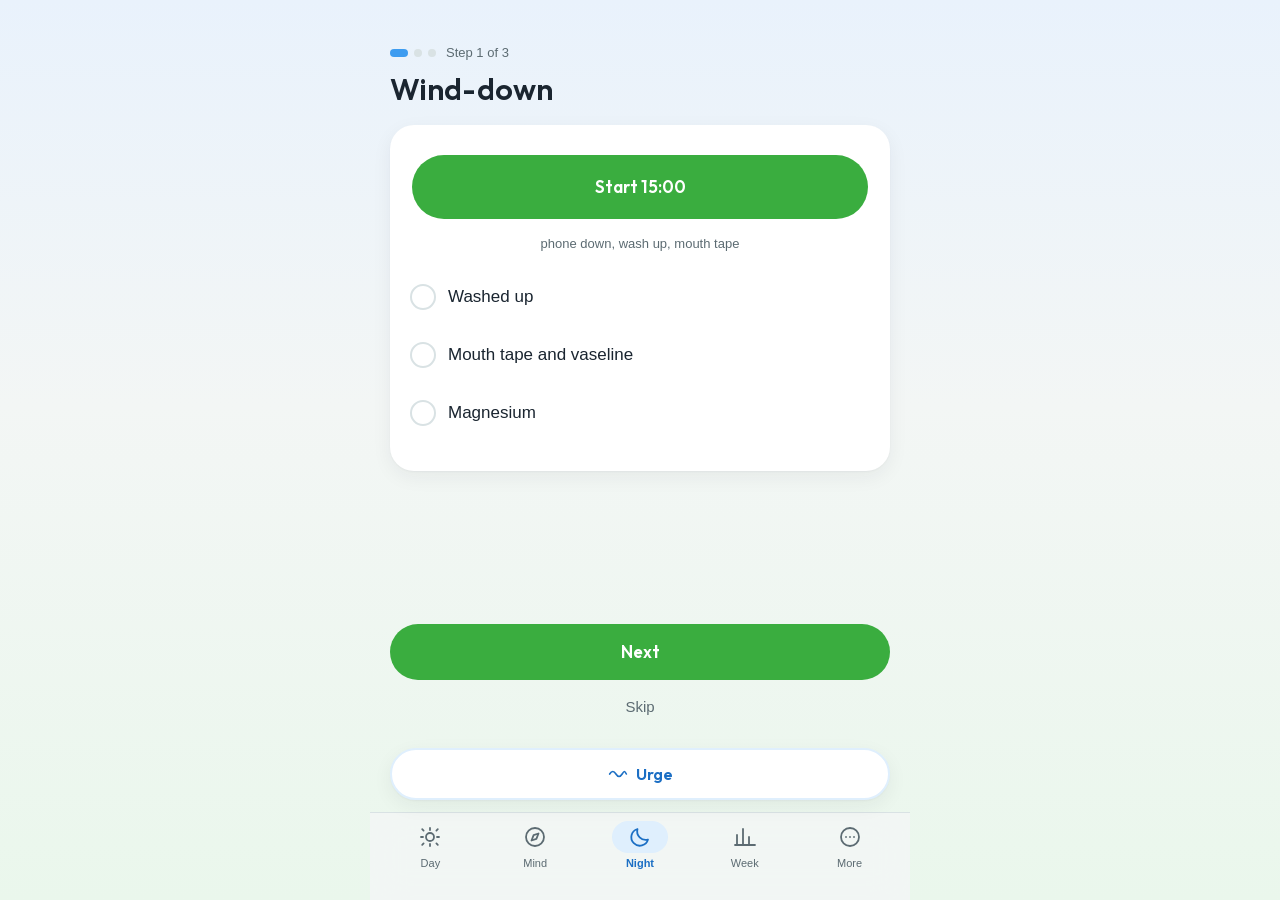
<file: index.html>
<!doctype html>
<html lang="en">
<head>
<meta charset="utf-8">
<meta name="viewport" content="width=device-width, initial-scale=1, viewport-fit=cover, maximum-scale=1">
<title>Improvement Tracker</title>
<meta name="description" content="Private, on-device habit and reflection tracker.">
<meta name="theme-color" content="#f3f6f5" media="(prefers-color-scheme: light)">
<meta name="theme-color" content="#111619" media="(prefers-color-scheme: dark)">
<meta name="apple-mobile-web-app-capable" content="yes">
<meta name="mobile-web-app-capable" content="yes">
<meta name="apple-mobile-web-app-status-bar-style" content="default">
<meta name="apple-mobile-web-app-title" content="Improve">
<link rel="manifest" href="manifest.webmanifest">
<link rel="apple-touch-icon" href="icons/apple-touch-icon.png">
<link rel="icon" href="icons/icon.svg" type="image/svg+xml">
<link rel="stylesheet" href="fonts/outfit.css">
<link rel="stylesheet" href="css/base.css">
<link rel="stylesheet" href="css/screens/day.css">
<link rel="stylesheet" href="css/screens/mind.css">
<link rel="stylesheet" href="css/screens/night.css">
<link rel="stylesheet" href="css/screens/week.css">
<link rel="stylesheet" href="css/screens/more.css">
<link rel="stylesheet" href="css/screens/urge.css">
</head>
<body>
<div id="app" class="app">
  <main id="view" class="view" aria-live="polite"></main>
  <button class="urge-btn" data-action="urge-open" type="button">
    <svg class="urge-icon" width="20" height="20" viewBox="0 0 24 24" fill="none" stroke="currentColor" stroke-width="2" stroke-linecap="round" stroke-linejoin="round" aria-hidden="true"><path d="M2 12c2.5-4 5-4 7.5 0s5 4 7.5 0 3-4 5 0"/></svg>
    <span class="urge-label">Urge</span>
  </button>
  <nav class="tabs" aria-label="Sections">
    <button class="tab" data-tab="day" type="button">
      <span class="tab-pill"><svg class="tab-icon" viewBox="0 0 24 24" fill="none" stroke="currentColor" stroke-width="1.8" stroke-linecap="round" stroke-linejoin="round" aria-hidden="true"><path d="M12 3v2M12 19v2M4.2 4.2l1.4 1.4M18.4 18.4l1.4 1.4M3 12h2M19 12h2M4.2 19.8l1.4-1.4M18.4 5.6l1.4-1.4M12 8a4 4 0 100 8 4 4 0 000-8z"/></svg></span>
      <span class="tab-label">Day</span>
    </button>
    <button class="tab" data-tab="mind" type="button">
      <span class="tab-pill"><svg class="tab-icon" viewBox="0 0 24 24" fill="none" stroke="currentColor" stroke-width="1.8" stroke-linecap="round" stroke-linejoin="round" aria-hidden="true"><circle cx="12" cy="12" r="9"/><path d="M15.5 8.5l-2.121 5.379L8.5 15.5l2.121-5.379L15.5 8.5z"/></svg></span>
      <span class="tab-label">Mind</span>
    </button>
    <button class="tab" data-tab="night" type="button">
      <span class="tab-pill"><svg class="tab-icon" viewBox="0 0 24 24" fill="none" stroke="currentColor" stroke-width="1.8" stroke-linecap="round" stroke-linejoin="round" aria-hidden="true"><path d="M20 14.5A8.5 8.5 0 019.5 4 8.5 8.5 0 1020 14.5z"/></svg></span>
      <span class="tab-label">Night</span>
    </button>
    <button class="tab" data-tab="week" type="button">
      <span class="tab-pill"><svg class="tab-icon" viewBox="0 0 24 24" fill="none" stroke="currentColor" stroke-width="1.8" stroke-linecap="round" stroke-linejoin="round" aria-hidden="true"><path d="M4 20V10M10 20V4M16 20v-8M22 20H2"/></svg></span>
      <span class="tab-label">Week</span>
    </button>
    <button class="tab" data-tab="more" type="button">
      <span class="tab-pill"><svg class="tab-icon" viewBox="0 0 24 24" fill="none" stroke="currentColor" stroke-width="1.8" stroke-linecap="round" stroke-linejoin="round" aria-hidden="true"><path d="M12 21a9 9 0 100-18 9 9 0 000 18zM8 12h.01M12 12h.01M16 12h.01"/></svg></span>
      <span class="tab-label">More</span>
    </button>
  </nav>
  <div id="urge-overlay" class="overlay" hidden></div>
  <div id="toast" class="toast" hidden></div>
</div>
<script src="logic.js"></script>
<script src="js/logic-day.js"></script>
<script src="js/logic-mind.js"></script>
<script src="js/logic-night.js"></script>
<script src="js/logic-week.js"></script>
<script src="js/logic-urge.js"></script>
<script src="js/logic-more.js"></script>
<script src="js/core.js"></script>
<script src="js/screens/onboarding.js"></script>
<script src="js/screens/day.js"></script>
<script src="js/screens/mind.js"></script>
<script src="js/screens/night.js"></script>
<script src="js/screens/week.js"></script>
<script src="js/screens/more.js"></script>
<script src="js/screens/urge.js"></script>
</body>
</html>
</file>
<file: fonts/outfit.css>
/* Outfit, variable weight, self-hosted (SIL Open Font License). Subsets from Google Fonts v15. */
@font-face {
  font-family: 'Outfit'; font-style: normal; font-weight: 100 900; font-display: swap;
  src: url(outfit-latin-ext.woff2) format('woff2');
  unicode-range: U+0100-02BA, U+02BD-02C5, U+02C7-02CC, U+02CE-02D7, U+02DD-02FF, U+0304, U+0308, U+0329, U+1D00-1DBF, U+1E00-1E9F, U+1EF2-1EFF, U+2020, U+20A0-20AB, U+20AD-20C0, U+2113, U+2C60-2C7F, U+A720-A7FF;
}
@font-face {
  font-family: 'Outfit'; font-style: normal; font-weight: 100 900; font-display: swap;
  src: url(outfit-latin.woff2) format('woff2');
  unicode-range: U+0000-00FF, U+0131, U+0152-0153, U+02BB-02BC, U+02C6, U+02DA, U+02DC, U+0304, U+0308, U+0329, U+2000-206F, U+20AC, U+2122, U+2191, U+2193, U+2212, U+2215, U+FEFF, U+FFFD;
}
</file>
<file: css/base.css>
/* Improvement Tracker - visual tokens and shared components per design/README.md.
   Screen-specific rules live in css/screens/*.css. */
:root {
  --bg: #f3f6f5;
  --bgwash: linear-gradient(180deg,#e9f2fc 0%,#f3f6f5 45%,#eaf7ec 100%);
  --card: #ffffff;
  --card2: #eaf0ee;
  --text: #1a2530;
  --muted: #5c6b72;
  --border: #d9e2e4;
  --accent: #3aad3f;
  --accent-700: #2a7f2e;
  --accent-ink: #ffffff;
  --accent-soft: #ddf3dd;
  --blue: #3d9cf0;
  --blue-700: #1c6fc4;
  --blue-soft: #dfeffd;
  --green: #3aad3f; --green-700: #2a7f2e; --green-soft: #ddf3dd;
  --warn: #8a5a2e;
  --warn-soft: #f5ebdf;
  --bar: rgba(243,246,245,.88);
  --shadow: 0 1px 2px rgba(26,37,48,.04), 0 6px 20px rgba(26,37,48,.06);
  --radius: 24px;
  --tabs-h: 88px;
}
@media (prefers-color-scheme: dark) {
  :root {
    --bg: #111619;
    --bgwash: linear-gradient(180deg,#0f1a26 0%,#111619 45%,#101d13 100%);
    --card: #1a2126;
    --card2: #242d33;
    --text: #e6ecef;
    --muted: #98a6ad;
    --border: #2b353b;
    --accent: #57c95c; --accent-700: #8fdc92; --accent-ink: #0a1f0c; --accent-soft: #1a3a1e;
    --blue: #6fb8f7; --blue-700: #9ccdfa; --blue-soft: #1a3350;
    --green: #57c95c; --green-700: #8fdc92; --green-soft: #1a3a1e;
    --warn: #e3b98a; --warn-soft: #3a2d1f;
    --bar: rgba(17,22,25,.88);
    --shadow: 0 1px 2px rgba(0,0,0,.2), 0 6px 20px rgba(0,0,0,.25);
  }
}
* { box-sizing: border-box; }
html, body { margin: 0; padding: 0; background: var(--bg); color: var(--text); }
body {
  background: var(--bgwash);
  font: 1rem/1.4 -apple-system, BlinkMacSystemFont, "SF Pro Text", "Helvetica Neue", Helvetica, Arial, sans-serif;
  -webkit-text-size-adjust: 100%;
  -webkit-tap-highlight-color: transparent;
  overscroll-behavior-y: none;
}
button, input, textarea, select { font: inherit; color: inherit; }
button { cursor: pointer; }
a { color: inherit; }

/* type scale */
h1, .title { margin: 0; font-family: 'Outfit', sans-serif; font-weight: 600; font-size: 1.875rem; line-height: 1.15; color: var(--text); }
h2, .card-title { margin: 0; font-family: 'Outfit', sans-serif; font-weight: 600; font-size: 1.125rem; color: var(--text); }
.kicker { font-size: 0.8125rem; font-weight: 500; letter-spacing: .02em; color: var(--muted); }
.kicker-caps { font-size: 0.8125rem; font-weight: 500; letter-spacing: .04em; text-transform: uppercase; color: var(--muted); }
.meta { font-size: 0.8125rem; font-weight: 500; color: var(--muted); }
.muted { color: var(--muted); }
.small { font-size: 0.8125rem; }
p { margin: 0; }

/* layout shell */
.app { max-width: 540px; margin: 0 auto; min-height: 100vh; }
.view {
  padding: calc(44px + env(safe-area-inset-top)) 20px calc(172px + env(safe-area-inset-bottom));
  box-sizing: border-box;
}
.screen-head { display: flex; flex-direction: column; gap: 2px; }
.screen-head .title { margin-top: 2px; }
.screen-18 { display: flex; flex-direction: column; gap: 18px; }
.screen-14 { display: flex; flex-direction: column; gap: 14px; }

/* card */
.card {
  background: var(--card); border-radius: var(--radius); box-shadow: var(--shadow);
  padding: 18px; border: 2px solid transparent;
}
.card.list { padding: 6px 18px; }
.card.done { border-color: var(--green); }
.card-head { display: flex; align-items: center; justify-content: space-between; margin-bottom: 6px; }
.card-head .badge { font-size: 0.75rem; color: var(--accent-700); background: var(--accent-soft); padding: 2px 8px; border-radius: 999px; }
.card-done-line { display: flex; align-items: center; gap: 8px; padding-top: 10px; color: var(--green-700); font-size: 0.875rem; font-weight: 500; }
.card-done-line svg { flex: none; }

/* row */
.row { display: flex; align-items: center; justify-content: space-between; gap: 12px; min-height: 56px; padding: 6px 0; width: 100%; background: none; border: 0; text-align: left; color: var(--text); cursor: pointer; }
.row .label { flex: 1; font-size: 1.0625rem; font-weight: 500; display: flex; flex-direction: column; gap: 2px; min-width: 0; }
.label.done { color: var(--muted); text-decoration: line-through; }
.row .hint { display: block; color: var(--muted); font-size: 0.8125rem; font-weight: 500; }
.row.divider { border-bottom: 1px solid var(--border); padding: 12px 0; align-items: flex-start; }
.sub-rows { padding: 0 0 14px; }

/* toggle */
.switch { position: relative; width: 51px; height: 31px; flex: none; border-radius: 16px; background: var(--border); transition: background .15s; }
.switch::after { content: ""; position: absolute; top: 50%; left: 50%; transform: translate(-50%, -50%); width: 51px; height: 44px; }
.switch input { position: absolute; opacity: 0; width: 100%; height: 100%; margin: 0; z-index: 2; }
.switch span { position: absolute; top: 2px; left: 2px; width: 27px; height: 27px; border-radius: 14px; background: #fff; box-shadow: 0 2px 4px rgba(0,0,0,.18); transition: left .15s; }
.switch input:checked ~ span { left: 22px; }
.switch:has(input:checked) { background: var(--green); }

/* check circle */
.check { flex: none; width: 26px; height: 26px; border-radius: 13px; border: 2px solid var(--border); background: transparent; display: grid; place-items: center; color: #fff; padding: 0; position: relative; transition: background .15s, border-color .15s; }
.check.sm { width: 22px; height: 22px; border-radius: 11px; }
.check[aria-pressed="true"] { background: var(--green); border-color: var(--green); }
.check svg { width: 14px; height: 14px; visibility: hidden; }
.check[aria-pressed="true"] svg { visibility: visible; }
.check::after { content: ""; position: absolute; top: 50%; left: 50%; transform: translate(-50%, -50%); width: 44px; height: 44px; }
.check-row { display: flex; align-items: center; gap: 12px; min-height: 56px; padding: 6px 0; width: 100%; background: none; border: 0; text-align: left; color: var(--text); }
.check-row .check { margin-left: -2px; }
/* Rows that carry aria-pressed on the row button (Day morning checks, Mind focus): fill the inner circle. */
.check-row[aria-pressed="true"] .check { background: var(--green); border-color: var(--green); }
.check-row[aria-pressed="true"] .check svg { visibility: visible; }

.check-row .label { flex: 1; font-size: 1.0625rem; font-weight: 500; display: flex; flex-direction: column; gap: 2px; min-width: 0; }

/* fields */
.field { width: 100%; border: 1.5px solid var(--border); background: var(--bg); color: var(--text); border-radius: 18px; padding: 0 16px; min-height: 48px; font-size: 1rem; }
textarea.field { padding: 12px 14px; line-height: 1.45; resize: none; min-height: 48px; }
.field:focus { outline: 2px solid var(--blue); outline-offset: -1px; }
.field-label { display: block; color: var(--muted); font-size: 0.8125rem; font-weight: 500; margin: 0 0 6px; }
.field-group { display: flex; flex-direction: column; gap: 6px; }
.overlay .field { background: var(--card); }

/* buttons */
.btn {
  display: inline-flex; align-items: center; justify-content: center; gap: 8px;
  min-height: 44px; padding: 0 18px; border-radius: 999px; border: 0;
  background: var(--card2); color: var(--text); font-weight: 500; font-size: 0.9375rem;
}
.btn.primary { background: var(--accent); color: var(--accent-ink); font-weight: 600; }
.btn.outline { background: transparent; border: 1.5px solid var(--border); color: var(--text); }
.btn.text { background: transparent; color: var(--muted); font-weight: 500; min-height: 44px; }
.btn.warn { background: var(--warn-soft); color: var(--warn); font-weight: 600; min-height: 52px; }
.btn.big { min-height: 56px; font-family: 'Outfit', sans-serif; font-size: 1.0625rem; font-weight: 600; }
.btn.huge { min-height: 60px; border-radius: 30px; font-family: 'Outfit', sans-serif; font-size: 1.125rem; font-weight: 600; }
.btn.block { width: 100%; }
.btn:disabled { opacity: .45; cursor: default; }
.btn-row { display: flex; gap: 10px; flex-wrap: wrap; }
.btn-stack { display: flex; flex-direction: column; gap: 4px; }

/* timer ring (shared: Night wind-down, urge overlay) */
.ring-wrap { position: relative; display: flex; align-items: center; justify-content: center; }
.ring-wrap svg { position: absolute; inset: 0; }
.ring-clock { position: relative; font-family: ui-monospace, SFMono-Regular, Menlo, monospace; font-variant-numeric: tabular-nums; letter-spacing: .02em; line-height: 1; color: var(--text); }
.ring-clock.lg { font-size: 3.375rem; font-weight: 500; }
.ring-clock.md { font-size: 3rem; font-weight: 500; }

/* urge / floating button */
.urge-btn {
  position: fixed; left: 20px; right: 20px; bottom: calc(100px + env(safe-area-inset-bottom));
  max-width: 500px; margin: 0 auto;
  min-height: 52px; border: 0; border-radius: 26px;
  display: flex; align-items: center; justify-content: center; gap: 8px;
  font-family: 'Outfit', sans-serif; font-size: 1rem; font-weight: 600;
  box-shadow: var(--shadow); z-index: 20;
  background: var(--card); color: var(--blue-700); border: 2px solid var(--blue-soft);
}
.urge-btn.running { background: var(--blue); color: #fff; border-color: var(--blue); }
.urge-btn svg { flex: none; }

/* tabs */
.tabs {
  position: fixed; left: 0; right: 0; bottom: 0; height: calc(var(--tabs-h) + env(safe-area-inset-bottom));
  padding: 8px 8px calc(env(safe-area-inset-bottom)); box-sizing: border-box;
  display: flex; justify-content: space-around; align-items: flex-start;
  max-width: 540px; margin: 0 auto;
  background: var(--bar); -webkit-backdrop-filter: blur(18px); backdrop-filter: blur(18px);
  border-top: 1px solid var(--border);
}
.tab { flex: none; min-width: 64px; min-height: 44px; border: none; background: transparent; display: flex; flex-direction: column; align-items: center; gap: 3px; padding: 0; }
.tab-pill { width: 56px; height: 32px; border-radius: 16px; display: flex; align-items: center; justify-content: center; color: var(--muted); transition: background .15s, color .15s; }
.tab-icon { width: 24px; height: 24px; flex: none; }
.tab-label { font-size: 0.6875rem; font-weight: 500; color: var(--muted); }
.tab[aria-current="page"] .tab-pill { background: var(--blue-soft); color: var(--blue-700); }
.tab[aria-current="page"] .tab-label { font-weight: 600; color: var(--blue-700); }

/* overlay shell (content is owned by the urge screen) */
.overlay { position: fixed; inset: 0; background: var(--bg); z-index: 50; overflow-y: auto; }
.overlay-inner {
  max-width: 540px; margin: 0 auto; min-height: 100%; box-sizing: border-box;
  display: flex; flex-direction: column; gap: 20px;
  padding: calc(60px + env(safe-area-inset-top)) 20px calc(40px + env(safe-area-inset-bottom));
}
.overlay-top { display: flex; align-items: center; justify-content: space-between; }
.overlay-close {
  width: 44px; height: 44px; border-radius: 22px; border: 0; background: var(--card2); color: var(--text);
  display: grid; place-items: center; padding: 0; position: relative;
}
.overlay-close::after { content: ""; position: absolute; inset: 0; }

/* toast / banner */
.toast {
  position: fixed; left: 50%; bottom: calc(170px + env(safe-area-inset-bottom));
  transform: translateX(-50%); background: var(--text); color: var(--bg); padding: 12px 18px; border-radius: 20px;
  font-size: 0.875rem; font-weight: 500; z-index: 60; pointer-events: none; text-align: center;
  box-shadow: 0 8px 24px rgba(0,0,0,.18);
}
.banner { background: var(--blue-soft); color: var(--blue-700); border-radius: 18px; padding: 12px 16px; font-size: 0.875rem; font-weight: 500; display: flex; gap: 10px; align-items: center; }
.banner svg { flex: none; }
.banner.ok { background: var(--green-soft); color: var(--green-700); }

[hidden] { display: none !important; }

@media (prefers-reduced-motion: reduce) {
  *, *::before, *::after { transition-duration: .01ms !important; animation-duration: .01ms !important; animation-iteration-count: 1 !important; }
}
</file>
<file: css/screens/day.css>
/* Improvement Tracker - Day screen only: hangover kit chips, today's focus line. */
.focus-line { display: flex; flex-direction: column; gap: 2px; padding-top: 2px; }
.kitchips { display: flex; flex-wrap: wrap; gap: 8px; padding: 2px 0 12px; }
.kitchip { display: flex; align-items: center; gap: 8px; min-height: 44px; padding: 0 14px 0 8px; border: 0; border-radius: 22px; background: var(--card2); color: var(--text); font-size: 0.9375rem; font-weight: 500; }
.kitchip[aria-pressed="true"] { background: var(--green-soft); color: var(--green-700); }
.kitchip .dot { width: 22px; height: 22px; border-radius: 11px; border: 2px solid var(--border); display: grid; place-items: center; color: #fff; flex: none; }
.kitchip[aria-pressed="true"] .dot { background: var(--green); border-color: var(--green); }
.kitchip .dot svg { width: 12px; height: 12px; visibility: hidden; }
.kitchip[aria-pressed="true"] .dot svg { visibility: visible; }
</file>
<file: css/screens/mind.css>
/* Improvement Tracker - Mind screen (Prepare/Reflect segmented control, focus
   detail rows, edit-intentions details card). Defined independently of
   css/screens/more.css's "Day ends at" segmented control (same README look,
   "Segmented (Day ends at)") so this screen has no cross-file style dependency. */
.mind-segmented { display: flex; background: var(--card2); border-radius: 22px; padding: 3px; margin-bottom: 2px; }
.mind-segmented button { flex: 1; min-height: 38px; padding: 0 12px; border: 0; border-radius: 19px; background: transparent; color: var(--muted); font-size: 0.875rem; font-weight: 600; transition: background .15s, color .15s; position: relative; }
.mind-segmented button::after { content: ""; position: absolute; top: 50%; left: 0; right: 0; transform: translateY(-50%); height: 44px; }
.mind-segmented button[aria-pressed="true"] { background: var(--card); color: var(--text); box-shadow: var(--shadow); }

.mind-focus-detail { display: flex; flex-direction: column; gap: 4px; }
.mind-focus-note { font-size: 0.9375rem; line-height: 1.4; margin: 0; color: var(--text); }

/* Edit intentions: collapsible via native <details>, collapsed by default. */
.mind-intentions summary { cursor: pointer; list-style: none; font-family: 'Outfit', sans-serif; font-weight: 600; font-size: 1.125rem; color: var(--text); }
.mind-intentions summary::-webkit-details-marker { display: none; }
.mind-intentions summary::after { content: '\2304'; float: right; color: var(--muted); }
.mind-intentions[open] summary::after { content: '\2303'; }
.mind-intentions input.field,
.mind-intentions textarea.field { overflow: hidden; text-overflow: ellipsis; white-space: nowrap; }
.mind-intentions textarea.field { white-space: normal; }
</file>
<file: css/screens/night.css>
/* Improvement Tracker - Night screen only: the 3-step flow (wave 1 N1) and its summary. */
.night-flow {
  display: flex; flex-direction: column; gap: 18px;
  min-height: calc(100vh - 44px - env(safe-area-inset-top) - 172px - env(safe-area-inset-bottom));
}
.night-actions { display: flex; flex-direction: column; gap: 4px; margin-top: auto; }

/* wind-down step: two check rows under the ring/timer, left-aligned within the
   otherwise centered step-content-card */
.night-checks { width: 100%; display: flex; flex-direction: column; gap: 2px; text-align: left; }

/* 1-5 rating - shared markup from IT.ui.ratingRow (js/core.js). The Night flow no
   longer renders this (wave 1 N1 moved ratings to the Mind tab), but the class
   names are unscoped across screen CSS files, same as everything else here, so
   this stays until/unless the Mind builder's own css/screens/mind.css supersedes
   it - removing it now would leave Mind's rating rows unstyled until that lands. */
.rating-row { display: flex; flex-direction: column; gap: 8px; }
.rating-row .label { font-size: 0.9375rem; font-weight: 500; color: var(--text); line-height: 1.3; }
.rating { display: flex; gap: 6px; }
.rating button {
  flex: 1; min-height: 44px; border-radius: 22px; border: 0;
  background: var(--card2); color: var(--muted); font-weight: 600; font-size: 1rem;
  position: relative;
}
.rating button[aria-pressed="true"] { background: var(--green); color: #fff; }
.rating button::after { content: ""; position: absolute; inset: -2px; }

/* night step flow */
.step-head { display: flex; align-items: center; gap: 10px; }
.step-dots { display: flex; gap: 6px; }
.step-dot { width: 8px; height: 8px; border-radius: 4px; background: var(--border); display: inline-block; transition: width .2s, background .2s; border: none; padding: 0; position: relative; }
.step-dot::after { content: ""; position: absolute; top: 50%; left: 50%; transform: translate(-50%, -50%); width: 44px; height: 44px; }
.step-dot.on { width: 18px; background: var(--blue); }
.step-content-card { display: flex; flex-direction: column; align-items: center; gap: 16px; text-align: center; padding: 28px 20px; }

/* night summary rows */
.summary-row { display: flex; align-items: flex-start; justify-content: space-between; gap: 12px; width: 100%; min-height: 56px; padding: 12px 0; background: none; border: 0; border-bottom: 1px solid var(--border); text-align: left; color: var(--text); }
.summary-row .body { flex: 1; min-width: 0; display: flex; flex-direction: column; gap: 3px; }
.summary-row .body-val { font-size: 0.9375rem; color: var(--text); }
.summary-row .body-val.skip { color: var(--muted); }
.summary-row .edit { font-size: 0.8125rem; font-weight: 500; color: var(--green-700); padding-top: 2px; flex: none; }
.summary-logged { padding: 14px 0 4px; font-size: 0.875rem; color: var(--muted); }
</file>
<file: css/screens/week.css>
/* Improvement Tracker - Week screen only. */
.weeklabel { font-family: 'Outfit', sans-serif; font-weight: 600; font-size: 1.375rem; color: var(--text); }
.weeknav { display: flex; align-items: center; justify-content: space-between; }
.weeknav button { width: 44px; height: 44px; border-radius: 22px; border: 0; background: transparent; color: var(--text); display: flex; align-items: center; justify-content: center; position: relative; }
.weeknav button:disabled { opacity: .3; }
.weeknav button::after { content: ""; position: absolute; inset: 0; }
.stat { display: flex; flex-direction: column; gap: 6px; }
.stat .line { display: flex; justify-content: space-between; align-items: baseline; gap: 10px; font-size: 0.9375rem; color: var(--text); }
.stat .val { font-variant-numeric: tabular-nums; font-weight: 500; }
.stat .cmp { color: var(--muted); font-size: 0.8125rem; }
.bar { height: 6px; background: var(--card2); border-radius: 3px; overflow: hidden; }
.bar i { display: block; height: 100%; background: var(--blue); border-radius: 3px; transition: width .2s; }
.card-divider { height: 1px; background: var(--border); }
.spark { width: 100%; height: 64px; display: block; overflow: visible; }
.spark-days { display: grid; grid-template-columns: repeat(7, 1fr); text-align: center; }
.spark-days div { display: flex; flex-direction: column; gap: 2px; }
.spark-days b { font-size: 0.875rem; font-weight: 500; color: var(--text); }
.spark-days span { font-size: 0.75rem; color: var(--muted); }
.dim-row { display: flex; justify-content: space-between; align-items: baseline; gap: 12px; font-size: 0.9375rem; color: var(--text); }
.dim-row .label { flex: 1; }
.dim-row .this { font-weight: 500; }
.dim-row .last { font-size: 0.8125rem; color: var(--muted); width: 72px; text-align: right; flex: none; }
.entry { display: flex; flex-direction: column; gap: 4px; }
.entry .d { font-size: 0.75rem; color: var(--muted); font-weight: 500; letter-spacing: .03em; }
.entry .q { color: var(--text); font-size: 0.9375rem; line-height: 1.4; }
.entry .note { font-size: 0.8125rem; color: var(--muted); font-style: italic; }
.entry .note.help { margin-left: 6px; }
.meta.insight { margin-top: 4px; }

/* Patterns card (W1) - every mark below uses --blue as the single data hue. */
.kicker-caps:not(:first-child) { margin-top: 2px; }
.pattern-list { display: flex; flex-direction: column; gap: 6px; }
.pattern-row { display: flex; justify-content: space-between; align-items: baseline; gap: 10px; font-size: 0.875rem; }
.pattern-label { color: var(--muted); flex: none; }
.pattern-value { color: var(--text); text-align: right; }
.pattern-value b { font-weight: 600; }
.mini-bars { display: grid; grid-auto-flow: column; grid-auto-columns: 1fr; gap: 6px; align-items: end; }
.mini-bar-col { display: flex; flex-direction: column; align-items: center; gap: 3px; }
.mini-bar-track { width: 100%; height: 40px; background: var(--card2); border-radius: 6px; display: flex; align-items: flex-end; overflow: hidden; }
.mini-bar-fill { width: 100%; background: var(--blue); border-radius: 6px 6px 0 0; }
.mini-n { font-size: 0.75rem; font-weight: 500; color: var(--text); font-variant-numeric: tabular-nums; }
.mini-label { font-size: 0.625rem; color: var(--muted); text-transform: uppercase; letter-spacing: .02em; }
.wd-row { display: flex; flex-direction: column; gap: 6px; }
.wd-row-label { font-size: 0.8125rem; font-weight: 500; color: var(--text); }
.strip-grid { display: grid; grid-template-columns: repeat(4, 1fr); gap: 8px; }
.strip-block { background: var(--card2); border-radius: 12px; padding: 8px; display: flex; flex-direction: column; gap: 3px; }
.strip-range { font-size: 0.6875rem; font-weight: 600; color: var(--muted); text-transform: uppercase; letter-spacing: .02em; margin-bottom: 2px; }
.strip-stat { font-size: 0.6875rem; color: var(--text); }
.entry .note.help { margin-left: 6px; }
.meta.insight { margin-top: 4px; }

/* Patterns card (W1) - every mark below uses --blue as the single data hue. */
.kicker-caps:not(:first-child) { margin-top: 2px; }
.pattern-list { display: flex; flex-direction: column; gap: 6px; }
.pattern-row { display: flex; justify-content: space-between; align-items: baseline; gap: 10px; font-size: 0.875rem; }
.pattern-label { color: var(--muted); flex: none; }
.pattern-value { color: var(--text); text-align: right; }
.pattern-value b { font-weight: 600; }
.mini-bars { display: grid; grid-auto-flow: column; grid-auto-columns: 1fr; gap: 6px; align-items: end; }
.mini-bar-col { display: flex; flex-direction: column; align-items: center; gap: 3px; }
.mini-bar-track { width: 100%; height: 40px; background: var(--card2); border-radius: 6px; display: flex; align-items: flex-end; overflow: hidden; }
.mini-bar-fill { width: 100%; background: var(--blue); border-radius: 6px 6px 0 0; }
.mini-n { font-size: 0.75rem; font-weight: 500; color: var(--text); font-variant-numeric: tabular-nums; }
.mini-label { font-size: 0.625rem; color: var(--muted); text-transform: uppercase; letter-spacing: .02em; }
.wd-row { display: flex; flex-direction: column; gap: 6px; }
.wd-row-label { font-size: 0.8125rem; font-weight: 500; color: var(--text); }
.strip-grid { display: grid; grid-template-columns: repeat(4, 1fr); gap: 8px; }
.strip-block { background: var(--card2); border-radius: 12px; padding: 8px; display: flex; flex-direction: column; gap: 3px; }
.strip-range { font-size: 0.6875rem; font-weight: 600; color: var(--muted); text-transform: uppercase; letter-spacing: .02em; margin-bottom: 2px; }
.strip-stat { font-size: 0.6875rem; color: var(--text); }
</file>
<file: css/screens/more.css>
/* Improvement Tracker - More screen only. */
.kv { display: flex; justify-content: space-between; padding: 8px 0; font-size: 0.875rem; }
.kv .k { color: var(--muted); }
.status-row { display: flex; justify-content: space-between; align-items: center; font-size: 0.9375rem; color: var(--text); }
.status-val { display: flex; align-items: center; gap: 6px; font-size: 0.875rem; color: var(--muted); }
.status-dot { width: 8px; height: 8px; border-radius: 4px; display: inline-block; background: var(--green); flex: none; }
.status-dot.warn { background: var(--warn); }

/* segmented (Day ends at) */
.segmented-neutral { display: flex; background: var(--card2); border-radius: 22px; padding: 3px; }
.segmented-neutral button { min-height: 38px; padding: 0 12px; border: 0; border-radius: 19px; background: transparent; color: var(--muted); font-size: 0.875rem; font-weight: 600; transition: background .15s, color .15s; position: relative; }
.segmented-neutral button::after { content: ""; position: absolute; top: 50%; left: 0; right: 0; transform: translateY(-50%); height: 44px; }
.segmented-neutral button[aria-pressed="true"] { background: var(--card); color: var(--text); box-shadow: var(--shadow); }

.chipgroup { display: flex; flex-direction: column; gap: 8px; }
.chipgroup .label { font-size: 0.875rem; color: var(--text); }
.daychips { display: flex; gap: 4px; justify-content: space-between; }
.daychips button { flex: 1 1 0; min-width: 0; height: 44px; border: 0; background: none; padding: 0; display: flex; align-items: center; justify-content: center; position: relative; border-radius: 50%; }
.daychips button::after { content: ""; position: absolute; top: 50%; left: 50%; transform: translate(-50%, -50%); width: 44px; height: 44px; }
.daychips button span { width: 36px; height: 36px; border-radius: 18px; display: flex; align-items: center; justify-content: center; font-size: 0.875rem; font-weight: 500; color: var(--text); background: transparent; }
.daychips button[aria-pressed="true"] span { background: var(--green); color: #fff; }
.sr { position: absolute; width: 1px; height: 1px; overflow: hidden; clip: rect(0 0 0 0); }
</file>
<file: css/screens/urge.css>
/* Improvement Tracker - urge overlay content only (shell is in base.css). */
.segmented-blue { display: flex; background: var(--card); border-radius: 28px; padding: 4px; box-shadow: var(--shadow); }
.segmented-blue button { flex: 1; min-height: 48px; border: 0; border-radius: 24px; background: transparent; color: var(--text); font-size: 1rem; font-weight: 600; transition: background .15s; }
.segmented-blue button[aria-pressed="true"] { background: var(--blue); color: #fff; }

.trigger-chips { display: flex; flex-wrap: wrap; gap: 8px; }
.trigger-chip { display: flex; align-items: center; min-height: 44px; padding: 0 14px; border: 0; border-radius: 22px; background: var(--card2); color: var(--text); font-size: 0.9375rem; font-weight: 500; }

.urge-log-divider { height: 1px; background: var(--border); margin-top: auto; }
.urge-log { display: flex; flex-direction: column; gap: 10px; }
.urge-log-row { display: grid; grid-template-columns: 78px 68px 1fr auto; gap: 8px; font-size: 0.8125rem; color: var(--text); align-items: baseline; }
.urge-log-row .t { color: var(--muted); }
.urge-log-row .trig { color: var(--muted); overflow: hidden; text-overflow: ellipsis; white-space: nowrap; }
.urge-log-row .out.rode { color: var(--green-700); font-weight: 500; }
.urge-log-row .out.gave { color: var(--warn); font-weight: 500; }
</file>
